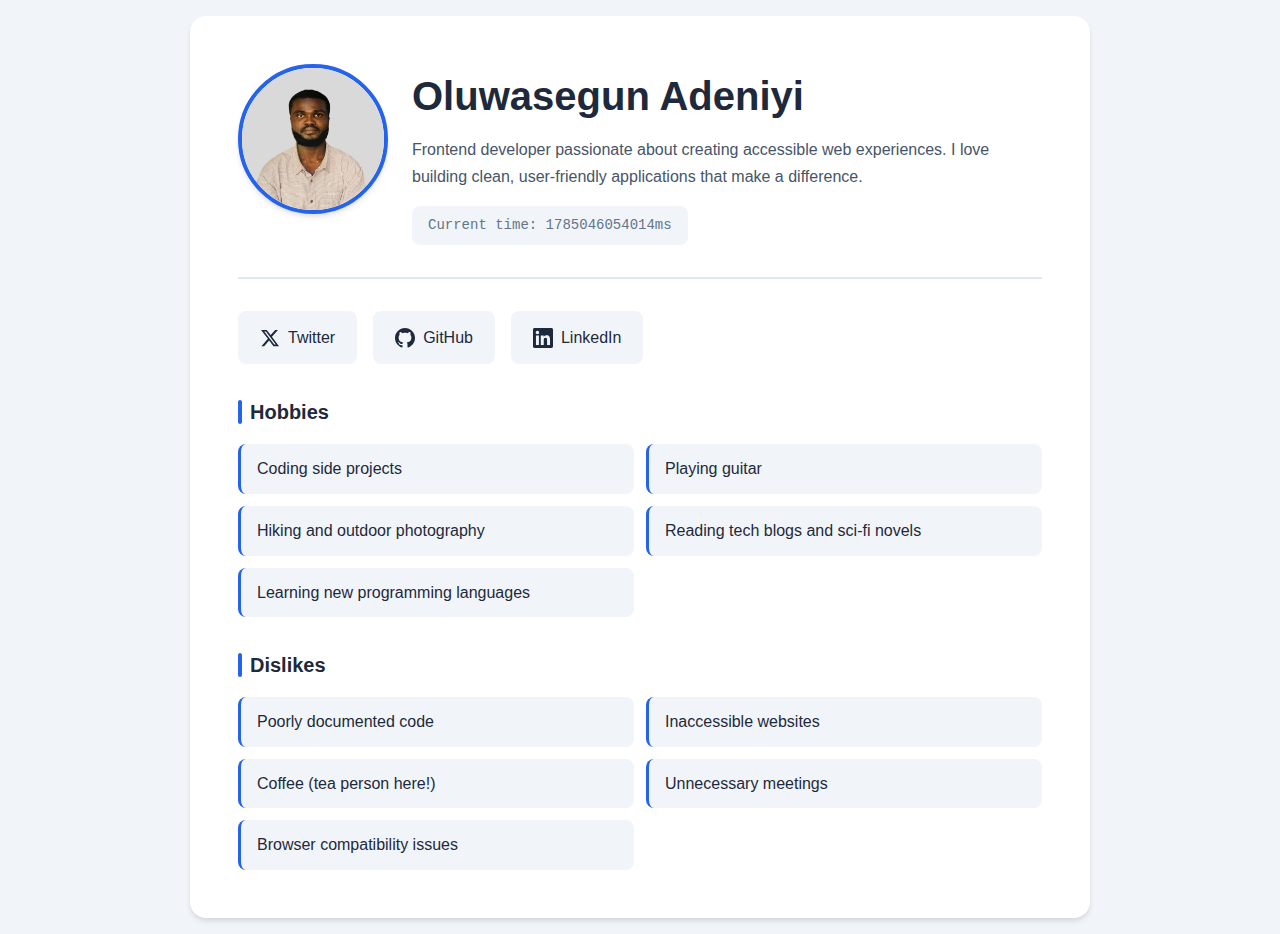
<file: index.html>
<!DOCTYPE html>
<html lang="en">
  <head>
    <meta charset="UTF-8" />
    <meta name="viewport" content="width=device-width, initial-scale=1.0" />
    <title>Profile Card</title>
    <link rel="stylesheet" href="styles.css" />
  </head>
  <body>
    <main>
      <article data-testid="test-profile-card" class="profile-card">
        <header class="profile-header">
          <figure class="profile-picture-wrapper">
            <img
              data-testid="test-user-picture"
              src="sgProfilePic.png"
              alt="Oluwasegun Adeniyi's profile picture"
              class="profile-picture"
            />
          </figure>

          <div class="profile-info">
            <h1 data-testid="test-user-name" class="profile-name">
              Oluwasegun Adeniyi
            </h1>
            <p data-testid="test-user-bio" class="profile-bio">
              Frontend developer passionate about creating accessible web
              experiences. I love building clean, user-friendly applications
              that make a difference.
            </p>
            <time
              data-testid="test-user-time"
              class="profile-time"
              id="currentTime"
            ></time>
          </div>
        </header>

        <nav aria-label="Social media links">
          <ul data-testid="test-user-social-links" class="social-links">
            <li>
              <a
                data-testid="test-user-social-twitter"
                href="https://x.com/sg_ttw"
                target="_blank"
                rel="noopener noreferrer"
                aria-label="Visit Oluwasegun Adeniyi's Twitter profile"
              >
                <svg
                  width="20"
                  height="20"
                  viewBox="0 0 24 24"
                  fill="currentColor"
                >
                  <path
                    d="M18.244 2.25h3.308l-7.227 8.26 8.502 11.24H16.17l-5.214-6.817L4.99 21.75H1.68l7.73-8.835L1.254 2.25H8.08l4.713 6.231zm-1.161 17.52h1.833L7.084 4.126H5.117z"
                  />
                </svg>
                Twitter
              </a>
            </li>
            <li>
              <a
                data-testid="test-user-social-github"
                href="https://github.com/SGTTW"
                target="_blank"
                rel="noopener noreferrer"
                aria-label="Visit Oluwasegun Adeniyi's GitHub profile"
              >
                <svg
                  width="20"
                  height="20"
                  viewBox="0 0 24 24"
                  fill="currentColor"
                >
                  <path
                    d="M12 0c-6.626 0-12 5.373-12 12 0 5.302 3.438 9.8 8.207 11.387.599.111.793-.261.793-.577v-2.234c-3.338.726-4.033-1.416-4.033-1.416-.546-1.387-1.333-1.756-1.333-1.756-1.089-.745.083-.729.083-.729 1.205.084 1.839 1.237 1.839 1.237 1.07 1.834 2.807 1.304 3.492.997.107-.775.418-1.305.762-1.604-2.665-.305-5.467-1.334-5.467-5.931 0-1.311.469-2.381 1.236-3.221-.124-.303-.535-1.524.117-3.176 0 0 1.008-.322 3.301 1.23.957-.266 1.983-.399 3.003-.404 1.02.005 2.047.138 3.006.404 2.291-1.552 3.297-1.23 3.297-1.23.653 1.653.242 2.874.118 3.176.77.84 1.235 1.911 1.235 3.221 0 4.609-2.807 5.624-5.479 5.921.43.372.823 1.102.823 2.222v3.293c0 .319.192.694.801.576 4.765-1.589 8.199-6.086 8.199-11.386 0-6.627-5.373-12-12-12z"
                  />
                </svg>
                GitHub
              </a>
            </li>
            <li>
              <a
                data-testid="test-user-social-linkedin"
                href="https://www.linkedin.com/in/oluwasegunadeniyi-/"
                target="_blank"
                rel="noopener noreferrer"
                aria-label="Visit Oluwasegun Adeniyi's LinkedIn profile"
              >
                <svg
                  width="20"
                  height="20"
                  viewBox="0 0 24 24"
                  fill="currentColor"
                >
                  <path
                    d="M20.447 20.452h-3.554v-5.569c0-1.328-.027-3.037-1.852-3.037-1.853 0-2.136 1.445-2.136 2.939v5.667H9.351V9h3.414v1.561h.046c.477-.9 1.637-1.85 3.37-1.85 3.601 0 4.267 2.37 4.267 5.455v6.286zM5.337 7.433c-1.144 0-2.063-.926-2.063-2.065 0-1.138.92-2.063 2.063-2.063 1.14 0 2.064.925 2.064 2.063 0 1.139-.925 2.065-2.064 2.065zm1.782 13.019H3.555V9h3.564v11.452zM22.225 0H1.771C.792 0 0 .774 0 1.729v20.542C0 23.227.792 24 1.771 24h20.451C23.2 24 24 23.227 24 22.271V1.729C24 .774 23.2 0 22.222 0h.003z"
                  />
                </svg>
                LinkedIn
              </a>
            </li>
          </ul>
        </nav>

        <section aria-labelledby="hobbies-heading" class="profile-section">
          <h2 id="hobbies-heading" class="section-title">Hobbies</h2>
          <ul data-testid="test-user-hobbies" class="info-list">
            <li>Coding side projects</li>
            <li>Playing guitar</li>
            <li>Hiking and outdoor photography</li>
            <li>Reading tech blogs and sci-fi novels</li>
            <li>Learning new programming languages</li>
          </ul>
        </section>

        <section aria-labelledby="dislikes-heading" class="profile-section">
          <h2 id="dislikes-heading" class="section-title">Dislikes</h2>
          <ul data-testid="test-user-dislikes" class="info-list">
            <li>Poorly documented code</li>
            <li>Inaccessible websites</li>
            <li>Coffee (tea person here!)</li>
            <li>Unnecessary meetings</li>
            <li>Browser compatibility issues</li>
          </ul>
        </section>
      </article>
    </main>

    <script src="script.js"></script>
  </body>
</html>
</file>
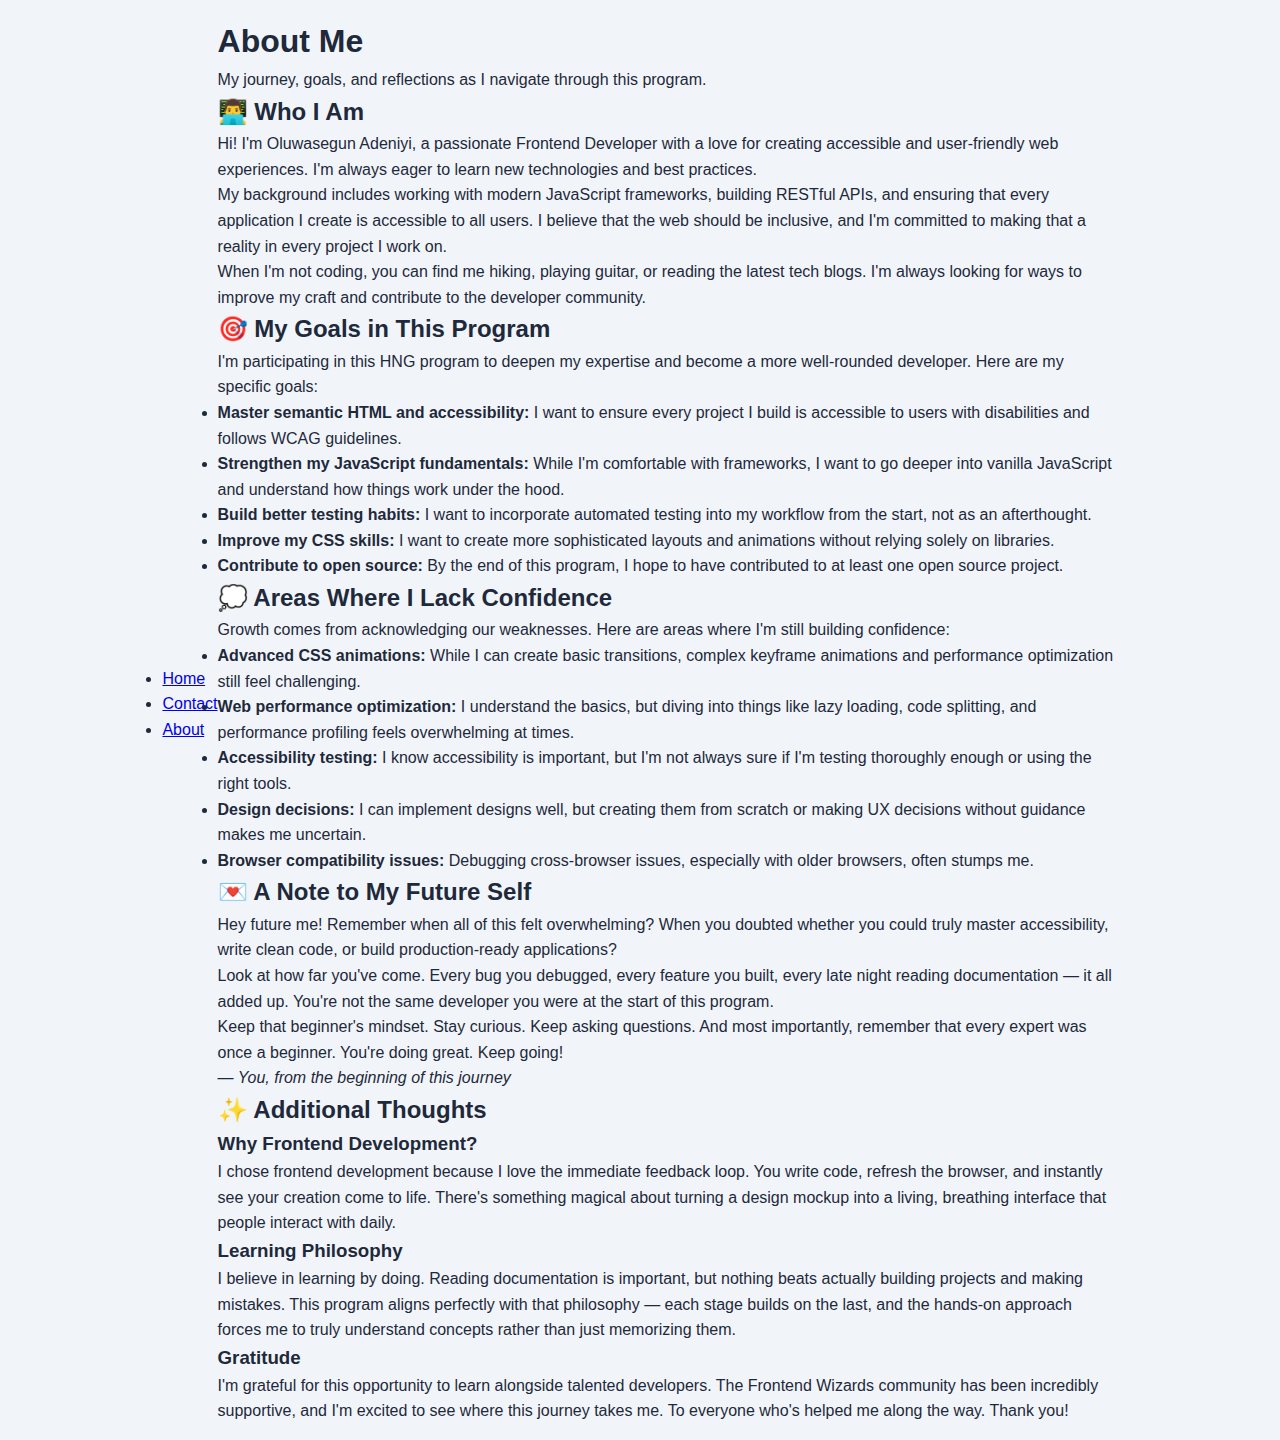
<file: about.html>
<!DOCTYPE html>
<html lang="en">
  <head>
    <meta charset="UTF-8" />
    <meta name="viewport" content="width=device-width, initial-scale=1.0" />
    <title>About Me </title>
    <link rel="stylesheet" href="styles.css" />
  </head>
  <body>
    <!-- Navigation -->
    <nav class="main-nav" aria-label="Main navigation">
      <ul class="nav-list">
        <li><a href="index.html" class="nav-link">Home</a></li>
        <li><a href="contact.html" class="nav-link">Contact</a></li>
        <li><a href="about.html" class="nav-link active">About</a></li>
      </ul>
    </nav>

    <main data-testid="test-about-page" class="about-page">
      <div class="page-container">
        <header class="page-header">
          <h1>About Me</h1>
          <p>
            My journey, goals, and reflections as I navigate through this
            program.
          </p>
        </header>

        <!-- Bio Section -->
        <section
          data-testid="test-about-bio"
          aria-labelledby="bio-heading"
          class="about-section"
        >
          <h2 id="bio-heading" class="section-heading">
            <span class="heading-icon">👨‍💻</span>
            Who I Am
          </h2>
          <div class="section-content">
            <p>
              Hi! I'm Oluwasegun Adeniyi, a passionate Frontend Developer with a
              love for creating accessible and user-friendly web experiences.
              I'm always eager to learn new technologies and best practices.
            </p>
            <p>
              My background includes working with modern JavaScript frameworks,
              building RESTful APIs, and ensuring that every application I
              create is accessible to all users. I believe that the web should
              be inclusive, and I'm committed to making that a reality in every
              project I work on.
            </p>
            <p>
              When I'm not coding, you can find me hiking, playing guitar, or
              reading the latest tech blogs. I'm always looking for ways to
              improve my craft and contribute to the developer community.
            </p>
          </div>
        </section>

        <!-- Goals Section -->
        <section
          data-testid="test-about-goals"
          aria-labelledby="goals-heading"
          class="about-section"
        >
          <h2 id="goals-heading" class="section-heading">
            <span class="heading-icon">🎯</span>
            My Goals in This Program
          </h2>
          <div class="section-content">
            <p>
              I'm participating in this HNG program to deepen my
              expertise and become a more well-rounded developer. Here are my
              specific goals:
            </p>
            <ul class="styled-list">
              <li>
                <strong>Master semantic HTML and accessibility:</strong> I want
                to ensure every project I build is accessible to users with
                disabilities and follows WCAG guidelines.
              </li>
              <li>
                <strong>Strengthen my JavaScript fundamentals:</strong> While
                I'm comfortable with frameworks, I want to go deeper into
                vanilla JavaScript and understand how things work under the
                hood.
              </li>
              <li>
                <strong>Build better testing habits:</strong> I want to
                incorporate automated testing into my workflow from the start,
                not as an afterthought.
              </li>
              <li>
                <strong>Improve my CSS skills:</strong> I want to create more
                sophisticated layouts and animations without relying solely on
                libraries.
              </li>
              <li>
                <strong>Contribute to open source:</strong> By the end of this
                program, I hope to have contributed to at least one open source
                project.
              </li>
            </ul>
          </div>
        </section>

        <!-- Confidence Section -->
        <section
          data-testid="test-about-confidence"
          aria-labelledby="confidence-heading"
          class="about-section"
        >
          <h2 id="confidence-heading" class="section-heading">
            <span class="heading-icon">💭</span>
            Areas Where I Lack Confidence
          </h2>
          <div class="section-content">
            <p>
              Growth comes from acknowledging our weaknesses. Here are areas
              where I'm still building confidence:
            </p>
            <ul class="styled-list">
              <li>
                <strong>Advanced CSS animations:</strong> While I can create
                basic transitions, complex keyframe animations and performance
                optimization still feel challenging.
              </li>
              <li>
                <strong>Web performance optimization:</strong> I understand the
                basics, but diving into things like lazy loading, code
                splitting, and performance profiling feels overwhelming at
                times.
              </li>
              <li>
                <strong>Accessibility testing:</strong> I know accessibility is
                important, but I'm not always sure if I'm testing thoroughly
                enough or using the right tools.
              </li>
              <li>
                <strong>Design decisions:</strong> I can implement designs well,
                but creating them from scratch or making UX decisions without
                guidance makes me uncertain.
              </li>
              <li>
                <strong>Browser compatibility issues:</strong> Debugging
                cross-browser issues, especially with older browsers, often
                stumps me.
              </li>
            </ul>
          </div>
        </section>

        <!-- Future Note Section -->
        <section
          data-testid="test-about-future-note"
          aria-labelledby="future-heading"
          class="about-section highlight-section"
        >
          <h2 id="future-heading" class="section-heading">
            <span class="heading-icon">💌</span>
            A Note to My Future Self
          </h2>
          <div class="section-content">
            <blockquote class="future-note">
              <p>
                Hey future me! Remember when all of this felt overwhelming? When
                you doubted whether you could truly master accessibility, write
                clean code, or build production-ready applications?
              </p>
              <p>
                Look at how far you've come. Every bug you debugged, every
                feature you built, every late night reading documentation — it
                all added up. You're not the same developer you were at the
                start of this program.
              </p>
              <p>
                Keep that beginner's mindset. Stay curious. Keep asking
                questions. And most importantly, remember that every expert was
                once a beginner. You're doing great. Keep going!
              </p>
              <cite>— You, from the beginning of this journey</cite>
            </blockquote>
          </div>
        </section>

        <!-- Extra Thoughts Section -->
        <section
          data-testid="test-about-extra"
          aria-labelledby="extra-heading"
          class="about-section"
        >
          <h2 id="extra-heading" class="section-heading">
            <span class="heading-icon">✨</span>
            Additional Thoughts
          </h2>
          <div class="section-content">
            <h3>Why Frontend Development?</h3>
            <p>
              I chose frontend development because I love the immediate feedback
              loop. You write code, refresh the browser, and instantly see your
              creation come to life. There's something magical about turning a
              design mockup into a living, breathing interface that people
              interact with daily.
            </p>

            <h3>Learning Philosophy</h3>
            <p>
              I believe in learning by doing. Reading documentation is
              important, but nothing beats actually building projects and making
              mistakes. This program aligns perfectly with that philosophy —
              each stage builds on the last, and the hands-on approach forces me
              to truly understand concepts rather than just memorizing them.
            </p>

            <h3>Gratitude</h3>
            <p>
              I'm grateful for this opportunity to learn alongside talented
              developers. The Frontend Wizards community has been incredibly
              supportive, and I'm excited to see where this journey takes me. To
              everyone who's helped me along the way. Thank you!
            </p>
          </div>
        </section>
      </div>
    </main>

    <script src="script.js"></script>
  </body>
</html>
</file>
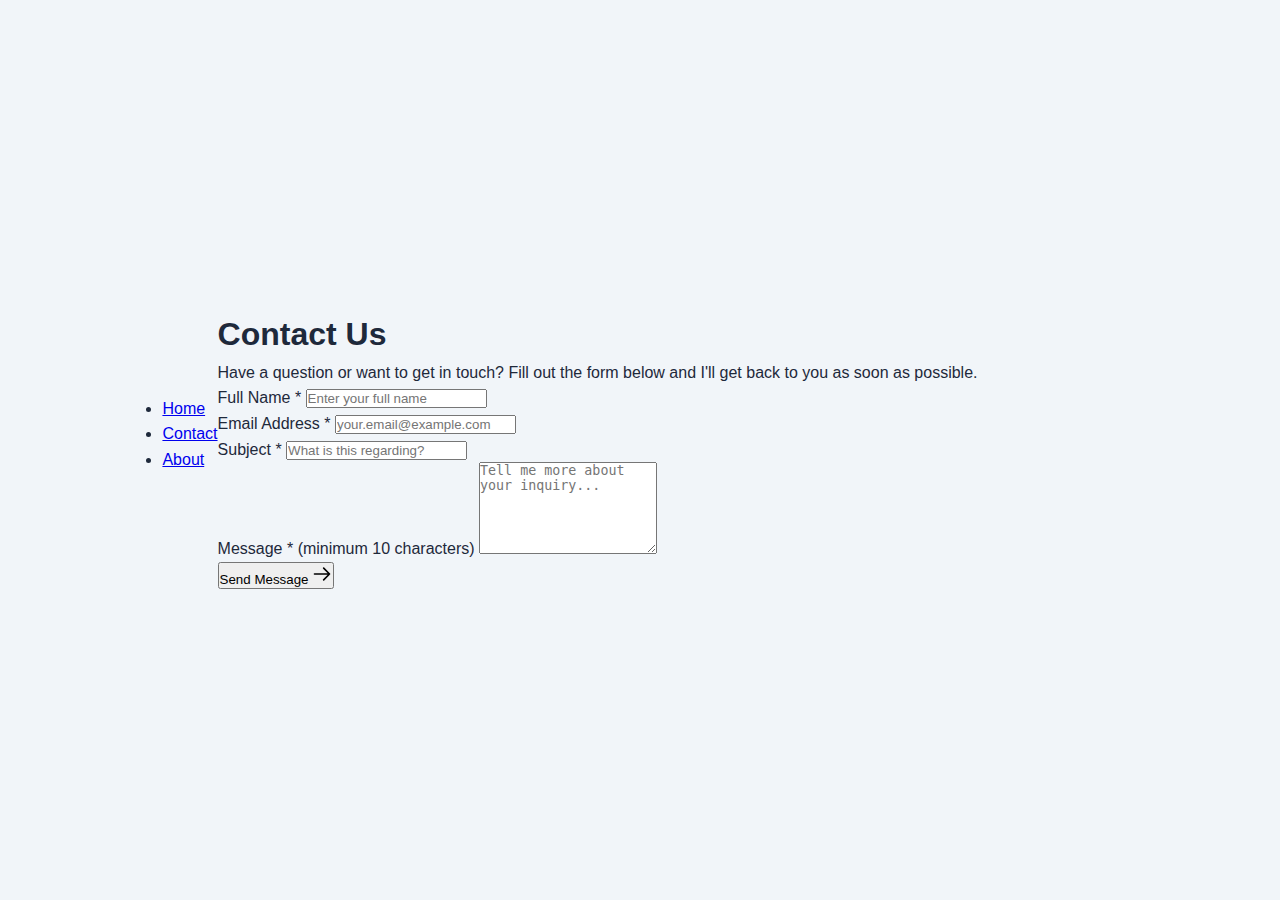
<file: contact.html>
<!DOCTYPE html>
<html lang="en">
  <head>
    <meta charset="UTF-8" />
    <meta name="viewport" content="width=device-width, initial-scale=1.0" />
    <title>Contact Us</title>
    <link rel="stylesheet" href="styles.css" />
  </head>
  <body>
    <!-- Navigation -->
    <nav class="main-nav" aria-label="Main navigation">
      <ul class="nav-list">
        <li><a href="index.html" class="nav-link">Home</a></li>
        <li><a href="contact.html" class="nav-link active">Contact</a></li>
        <li><a href="about.html" class="nav-link">About</a></li>
      </ul>
    </nav>

    <main class="contact-page">
      <div class="page-container">
        <header class="page-header">
          <h1>Contact Us</h1>
          <p>
            Have a question or want to get in touch? Fill out the form below and
            I'll get back to you as soon as possible.
          </p>
        </header>

        <!-- Success Message   -->
        <div
          data-testid="test-contact-success"
          id="successMessage"
          class="success-message"
          role="alert"
          aria-live="polite"
          style="display: none"
        >
          <svg
            width="24"
            height="24"
            viewBox="0 0 24 24"
            fill="none"
            stroke="currentColor"
          >
            <path
              stroke-linecap="round"
              stroke-linejoin="round"
              stroke-width="2"
              d="M9 12l2 2 4-4m6 2a9 9 0 11-18 0 9 9 0 0118 0z"
            />
          </svg>
          <span>Thank you! Your message has been sent successfully.</span>
        </div>

        <form
          id="contactForm"
          method="POST"
          action="https://formspree.io/f/mvgwjoky"
          class="contact-form"
        >
          <!-- Full Name Field -->
          <div class="form-group">
            <label for="contactName" class="form-label">
              Full Name <span class="required">*</span>
            </label>
            <input
              type="text"
              id="contactName"
              name="name"
              data-testid="test-contact-name"
              class="form-input"
              required
              aria-required="true"
              aria-describedby="errorName"
              placeholder="Enter your full name"
            />
            <span
              id="errorName"
              data-testid="test-contact-error-name"
              class="error-message"
              role="alert"
            ></span>
          </div>

          <!-- Email Field -->
          <div class="form-group">
            <label for="contactEmail" class="form-label">
              Email Address <span class="required">*</span>
            </label>
            <input
              type="email"
              id="contactEmail"
              name="email"
              data-testid="test-contact-email"
              class="form-input"
              required
              aria-required="true"
              aria-describedby="errorEmail"
              placeholder="your.email@example.com"
            />
            <span
              id="errorEmail"
              data-testid="test-contact-error-email"
              class="error-message"
              role="alert"
            ></span>
          </div>

          <!-- Subject Field -->
          <div class="form-group">
            <label for="contactSubject" class="form-label">
              Subject <span class="required">*</span>
            </label>
            <input
              type="text"
              id="contactSubject"
              name="subject"
              data-testid="test-contact-subject"
              class="form-input"
              required
              aria-required="true"
              aria-describedby="errorSubject"
              placeholder="What is this regarding?"
            />
            <span
              id="errorSubject"
              data-testid="test-contact-error-subject"
              class="error-message"
              role="alert"
            ></span>
          </div>

          <!-- Message Field -->
          <div class="form-group">
            <label for="contactMessage" class="form-label">
              Message <span class="required">*</span>
              <span class="field-hint">(minimum 10 characters)</span>
            </label>
            <textarea
              id="contactMessage"
              name="message"
              data-testid="test-contact-message"
              class="form-textarea"
              rows="6"
              required
              aria-required="true"
              aria-describedby="errorMessage"
              placeholder="Tell me more about your inquiry..."
            ></textarea>
            <span
              id="errorMessage"
              data-testid="test-contact-error-message"
              class="error-message"
              role="alert"
            ></span>
          </div>

          <!-- Submit Button -->
          <button
            type="submit"
            data-testid="test-contact-submit"
            class="submit-button"
          >
            <span>Send Message</span>
            <svg
              width="20"
              height="20"
              viewBox="0 0 24 24"
              fill="none"
              stroke="currentColor"
            >
              <path
                stroke-linecap="round"
                stroke-linejoin="round"
                stroke-width="2"
                d="M14 5l7 7m0 0l-7 7m7-7H3"
              />
            </svg>
          </button>
        </form>
      </div>
    </main>

    <script src="contact.js"></script>
  </body>
</html>
</file>
<file: styles.css>
/* Reset and base styles */
* {
    margin: 0;
    padding: 0;
    box-sizing: border-box;
}

:root {
    --primary-color: #2563eb;
    --secondary-color: #64748b;
    --text-primary: #1e293b;
    --text-secondary: #475569;
    --bg-card: #ffffff;
    --bg-body: #f1f5f9;
    --border-color: #e2e8f0;
    --shadow: 0 4px 6px -1px rgba(0, 0, 0, 0.1), 0 2px 4px -1px rgba(0, 0, 0, 0.06);
    --shadow-hover: 0 10px 15px -3px rgba(0, 0, 0, 0.1), 0 4px 6px -2px rgba(0, 0, 0, 0.05);
    --focus-ring: 0 0 0 3px rgba(37, 99, 235, 0.3);
}

body {
    font-family: -apple-system, BlinkMacSystemFont, 'Segoe UI', Roboto, 'Helvetica Neue', Arial, sans-serif;
    line-height: 1.6;
    color: var(--text-primary);
    background-color: var(--bg-body);
    min-height: 100vh;
    display: flex;
    align-items: center;
    justify-content: center;
    padding: 1rem;
}

main {
    width: 100%;
    max-width: 900px;
}

/* Profile card */
.profile-card {
    background: var(--bg-card);
    border-radius: 16px;
    box-shadow: var(--shadow);
    padding: 2rem;
    transition: box-shadow 0.3s ease;
}

.profile-card:hover {
    box-shadow: var(--shadow-hover);
}

/* Header section */
.profile-header {
    display: flex;
    flex-direction: column;
    gap: 1.5rem;
    margin-bottom: 2rem;
    padding-bottom: 2rem;
    border-bottom: 2px solid var(--border-color);
}

.profile-picture-wrapper {
    align-self: center;
}

.profile-picture {
    width: 120px;
    height: 120px;
    border-radius: 50%;
    object-fit: cover;
    border: 4px solid var(--primary-color);
    box-shadow: var(--shadow);
}

.profile-info {
    text-align: center;
}

.profile-name {
    font-size: 2rem;
    font-weight: 700;
    color: var(--text-primary);
    margin-bottom: 0.5rem;
}

.profile-bio {
    font-size: 1rem;
    color: var(--text-secondary);
    margin-bottom: 1rem;
    line-height: 1.7;
}

.profile-time {
    display: inline-block;
    font-size: 0.875rem;
    color: var(--secondary-color);
    background: var(--bg-body);
    padding: 0.5rem 1rem;
    border-radius: 8px;
    font-family: 'Courier New', monospace;
}

/* Social links */
nav {
    margin-bottom: 2rem;
}

.social-links {
    list-style: none;
    display: flex;
    gap: 1rem;
    flex-wrap: wrap;
    justify-content: center;
}

.social-links li a {
    display: flex;
    align-items: center;
    gap: 0.5rem;
    padding: 0.75rem 1.25rem;
    background: var(--bg-body);
    color: var(--text-primary);
    text-decoration: none;
    border-radius: 8px;
    font-weight: 500;
    transition: all 0.3s ease;
    border: 2px solid transparent;
}

.social-links li a:hover {
    background: var(--primary-color);
    color: white;
    transform: translateY(-2px);
    box-shadow: var(--shadow);
}

.social-links li a:focus {
    outline: none;
    box-shadow: var(--focus-ring);
    border-color: var(--primary-color);
}

.social-links li a svg {
    flex-shrink: 0;
}

/* Profile sections */
.profile-section {
    margin-bottom: 2rem;
}

.profile-section:last-of-type {
    margin-bottom: 0;
}

.section-title {
    font-size: 1.25rem;
    font-weight: 600;
    color: var(--text-primary);
    margin-bottom: 1rem;
    display: flex;
    align-items: center;
    gap: 0.5rem;
}

.section-title::before {
    content: '';
    width: 4px;
    height: 1.5rem;
    background: var(--primary-color);
    border-radius: 2px;
}

.info-list {
    list-style: none;
    display: grid;
    gap: 0.75rem;
}

.info-list li {
    padding: 0.75rem 1rem;
    background: var(--bg-body);
    border-radius: 8px;
    border-left: 3px solid var(--primary-color);
    transition: transform 0.2s ease, box-shadow 0.2s ease;
}

.info-list li:hover {
    transform: translateX(4px);
    box-shadow: var(--shadow);
}

/* Responsive design - Tablet */
@media (min-width: 640px) {
    .profile-card {
        padding: 2.5rem;
    }

    .info-list {
        grid-template-columns: repeat(2, 1fr);
    }
}

/* Responsive design - Desktop */
@media (min-width: 768px) {
    .profile-header {
        flex-direction: row;
        text-align: left;
        align-items: center;
    }

    .profile-picture-wrapper {
        align-self: flex-start;
    }

    .profile-info {
        text-align: left;
        flex: 1;
    }

    .profile-time {
        display: inline-block;
    }

    .social-links {
        justify-content: flex-start;
    }
}

@media (min-width: 1024px) {
    .profile-card {
        padding: 3rem;
    }

    .profile-picture {
        width: 150px;
        height: 150px;
    }

    .profile-name {
        font-size: 2.5rem;
    }
}

/* Accessibility improvements */
@media (prefers-reduced-motion: reduce) {
    * {
        animation-duration: 0.01ms !important;
        animation-iteration-count: 1 !important;
        transition-duration: 0.01ms !important;
    }
}

/* Focus visible for keyboard navigation */
a:focus-visible,
button:focus-visible {
    outline: 2px solid var(--primary-color);
    outline-offset: 2px;
}

/* High contrast mode support */
@media (prefers-contrast: high) {
    :root {
        --primary-color: #0000ff;
        --text-primary: #000000;
        --bg-card: #ffffff;
        --border-color: #000000;
    }

    .profile-picture,
    .info-list li,
    .social-links li a {
        border-width: 2px;
    }
}
</file>
